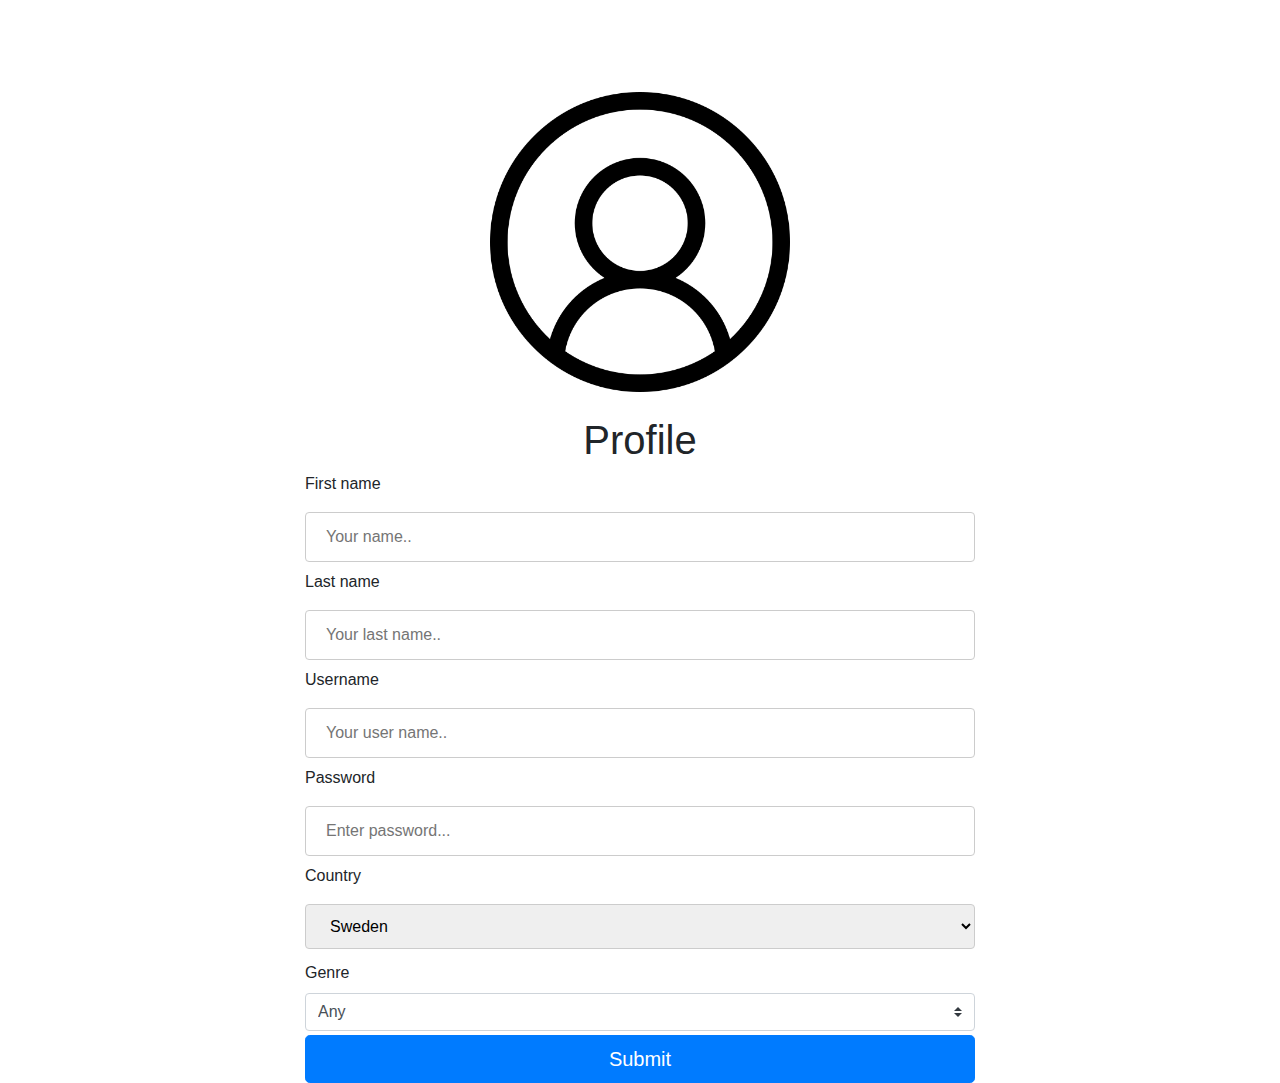
<file: index.html>
<!DOCTYPE html>
<html lang="en">

<head>

  <meta charset="utf-8">
  <meta name="viewport" content="width=device-width, initial-scale=1, shrink-to-fit=no">
 
<!-- /Sökoptimering-->
  <meta name="Karaoke" content="En community för personer som vill sjunga karaoke tillsammans eller själv."/>
  <meta name="keywords" content="karaoke, sing, music, sing together, music community, fun, song">
  <title>Karaokeo</title>

  <link href="vendor/bootstrap/css/bootstrap.min.css" rel="stylesheet">

  <!-- Custom styles for this template -->
  <link href="css/simple-sidebar.css" rel="stylesheet">
  <link href="css/profile.css" rel="stylesheet">
  <link rel="stylesheet" href="css/min.css">
  <link rel="icon" type="image/png" href="img/fav.png" />

</head>

<body>

  <div class="d-flex" id="wrapper">

    <!-- Page Content -->
    <div id="page-content-wrapper">

<img src="img/user.png" alt="user" class="center"> 


<div class="container-fluid">
   <h1 class="mt-4">Profile</h1>
  <form action="/action_page.php">
    <label for="fname">First name</label>
    <input type="text" id="fname" name="firstname" placeholder="Your name..">

    <label for="lname">Last name</label>
    <input type="text" id="lname" name="lastname" placeholder="Your last name..">

    <label for="uname">Username</label>
    <input type="text" id="uname" name="username" placeholder="Your user name..">
    <div class="feedback d-none" >Username must be between 3-12 characters and only contain letters or numbers</div>
    <label for="pass">Password</label>
    <input type="password" placeholder="Enter password...">

    <label for="country">Country</label>
    <select id="country" name="country">
      <option value="sverige">Sweden</option>
      <option value="danmark">Denmark</option>
      <option value="finland">Finland</option>
      <option value="norge">Norway</option>
    </select>

<label class="my-1 mr-2" for="inlineFormCustomSelectPref">Genre</label> <select class="custom-select my-1 mr-sm-2" id="inlineFormCustomSelectPref">
<option selected>
Any
</option>
<option value="1">
Pop
</option>
<option value="2">
Rock
</option>
<option value="3">
Classic
</option>
<option value="4">
Elektronisk
</option>
<option value="5">
Punk
</option>
<option value="6">
Metal
</option>

</select>


   
   <a href="privacy.html"><button class="btn btn-primary btn-lg btn-block" type="submit">Submit</button></a>
  </form>
</div>

  </div>
  <!-- /#wrapper -->

  <!-- Bootstrap core JavaScript -->
  <script src="vendor/jquery/jquery.min.js"></script>
  <script src="vendor/bootstrap/js/bootstrap.bundle.min.js"></script>

  <!-- Menu Toggle Script -->
  <script>
    $("#menu-toggle").click(function(e) {
      e.preventDefault();
      $("#wrapper").toggleClass("toggled");
    });
  </script>
  <script src="javaScript/main.js"></script>

</body>

</html>
</file>
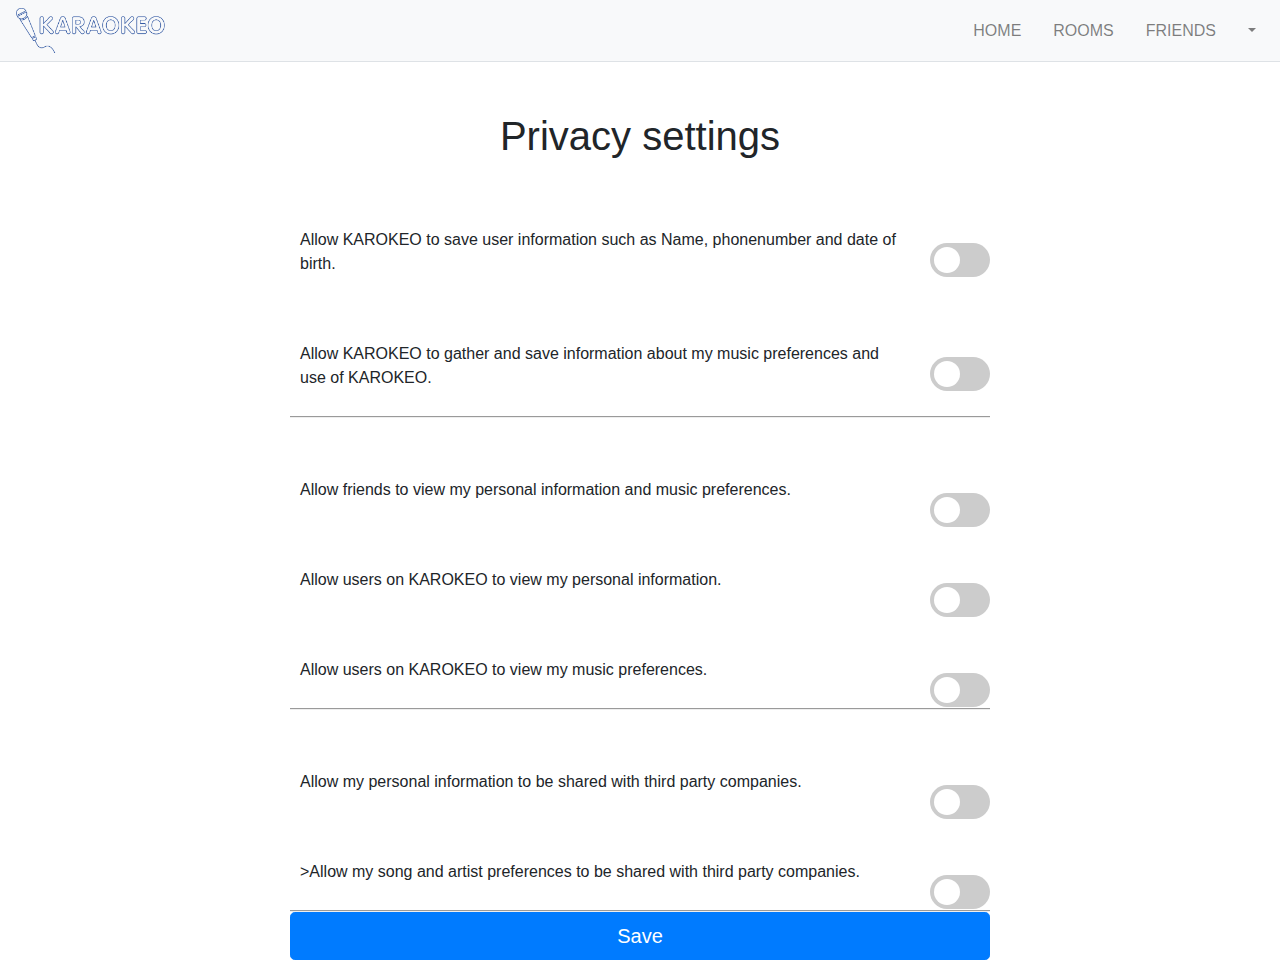
<file: privacy.html>
<!DOCTYPE html>
<html lang="en">
<head>
  <meta charset="utf-8">
  <meta content="width=device-width, initial-scale=1, shrink-to-fit=no" name="viewport">
  <meta content="" name="description">
  <meta content="" name="author">
  <title>KAROKEO</title><!-- Bootstrap core CSS -->
  <link href="vendor/bootstrap/css/bootstrap.min.css" rel="stylesheet"><!-- Custom styles for this template -->
  <link href="css/simple-sidebar.css" rel="stylesheet">
  <link href="css/privacy.css" rel="stylesheet">
  <link rel="icon" type="image/png" href="img/fav.png" />

</head>
<body>
  <!-- /#sidebar-wrapper -->
  <div id="page-content-wrapper">
    <!-- Top Menu-->
    <nav class="navbar navbar-expand-lg navbar-light bg-light border-bottom fixed-top">
      <img alt="karaokeo logo" class="nav-logo" src="img/loggo.png"> <button aria-controls="navbarSupportedContent" aria-expanded="false" aria-label="Toggle navigation" class="navbar-toggler" data-target="#navbarSupportedContent" data-toggle="collapse" type="button"><span class="navbar-toggler-icon"></span></button>
      <div class="collapse navbar-collapse" id="navbarSupportedContent">
        <ul class="navbar-nav ml-auto mt-2 mt-lg-0">
          <li class="nav-item">
            <a class="nav-link" href="index.html">HOME<span class="sr-only"></span></a>
          </li>
          <li class="nav-item">
            <a class="nav-link" href="rooms.html">ROOMS<span class="sr-only"></span></a>
          </li>
          <li class="nav-item">
            <a class="nav-link" href="#">FRIENDS</a>
          </li>
          <li class="nav-item dropdown">
            <a aria-expanded="false" aria-haspopup="true" class="nav-link dropdown-toggle" data-toggle="dropdown" href="#" id="navbarDropdown" role="button">ObamaSings<img alt="profile icon" src="img/profile-icon.png"></a>
            <div aria-labelledby="navbarDropdown" class="dropdown-menu dropdown-menu-right">
              <a class="dropdown-item" href="#">View Profile</a> 
              <a class="dropdown-item" href="privacy.html">Privacy Settings</a>
              <div class="dropdown-divider"></div><a class="dropdown-item" href="#">Log Out</a>
            </div>
          </li>
          <!--
          <li>
            <a class="menu-icon" href="settings"><img alt="settings icon" src="img/setting.icon.png"></a>
          </li>-->
        </ul>
      </div><!-- End Menu Options-->
    </nav>

    <!-- Main content Wrapper -->
<div class="d-flex" id="wrapper">
    <!-- Page Content -->
    <div id="page-content-wrapper">
    <div>
    <h1>Privacy settings</h1>
      <div class="container-fluid">



        <div class="termsnstuff">
          <p>Allow KAROKEO to save user information such as Name, phonenumber and date of birth.</p>
            <label class="switch">
            <input type="checkbox">
            <span class="slider round"></span>
            </label>
        </div>
        <div class="termsnstuff">
          <p>Allow KAROKEO to gather and save information about my music preferences and use of KAROKEO. </p>
            <label class="switch">
            <input type="checkbox">
            <span class="slider round"></span>
            </label>
        </div>
      </div>
      
      <div class="container-fluid">
        <div class="termsnstuff">
          <p>Allow friends to view my personal information and music preferences.</p>
            <label class="switch">
            <input type="checkbox">
            <span class="slider round"></span>
            </label>
        </div>
        <div class="termsnstuff">
          <p>Allow users on KAROKEO to view my personal information.</p>
            <label class="switch">
            <input type="checkbox">
            <span class="slider round"></span>
            </label>
        </div>
        <div class="termsnstuff">
          <p>Allow users on KAROKEO to view my music preferences.</p>
            <label class="switch">
            <input type="checkbox">
            <span class="slider round"></span>
            </label>
        </div>
      </div>
      
      <div class="container-fluid">
        <div class="termsnstuff">
          <p>Allow my personal information to be shared with third party companies.</p>
            <label class="switch">
            <input type="checkbox">
            <span class="slider round"></span>
            </label>
        </div>
        <div class="termsnstuff">
          <p>>Allow my song and artist preferences to be shared with third party companies.</p>
            <label class="switch">
            <input type="checkbox">
            <span class="slider round"></span>
            </label>
        </div>
      </div>
      
      <div id="centerplz">
<a href="privacy.html"><button class="btn btn-primary btn-lg btn-block" type="button">Save</button></a>
            </div>

      </div>
    </div>
  </div>
    <!-- /#page-content-wrapper -->
</div>
  <!-- /#wrapper -->





  <!-- Bootstrap core JavaScript -->
  <script src="vendor/jquery/jquery.min.js">
  </script> 
  <script src="vendor/bootstrap/js/bootstrap.bundle.min.js">
  </script> <!-- Side Content Toggle Script -->
   
  <script>
     $("#side-toggle").click(function(e) {
       e.preventDefault();
       $("#wrapper").toggleClass("toggled");
     });
  </script>
  <script src="javaScript/privacy.js"></script>
</body>
</html>
</file>
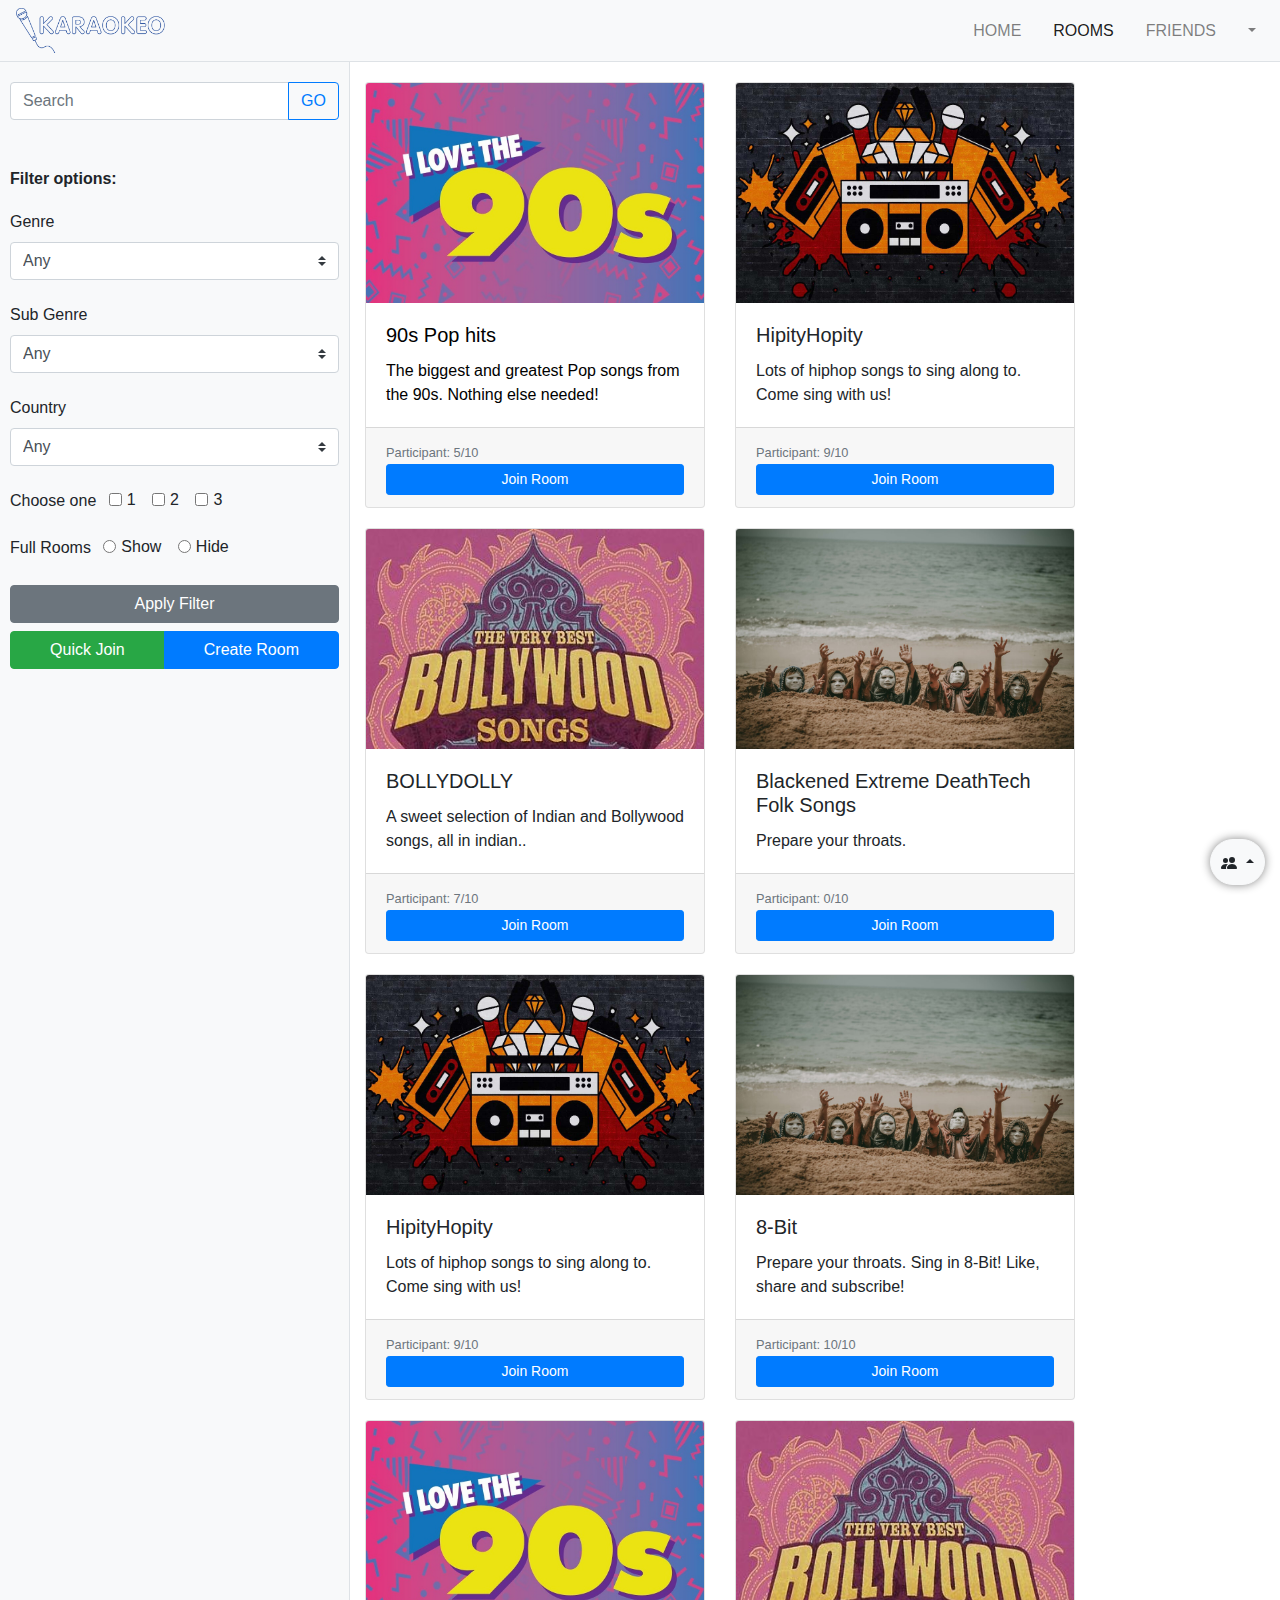
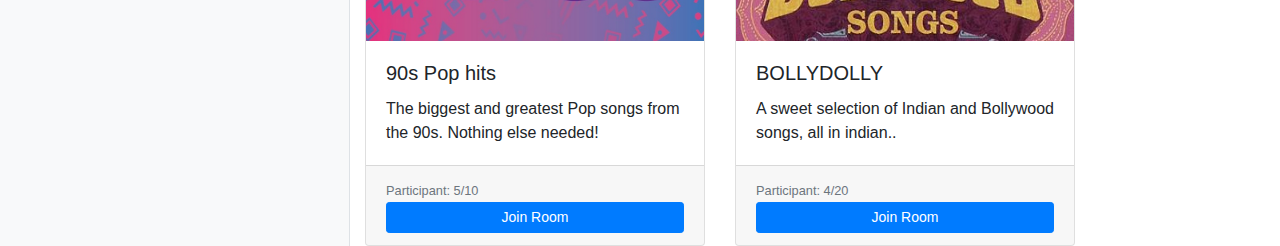
<file: rooms.html>
<!DOCTYPE html>
<html lang="en">
<head>
  <meta charset="utf-8">
  <meta content="width=device-width, initial-scale=1, shrink-to-fit=no" name="viewport">
  <meta content="" name="description">
  <meta content="" name="author">
  <title>KAROKEO</title><!-- Bootstrap core CSS -->
  <link href="vendor/bootstrap/css/bootstrap.min.css" rel="stylesheet"><!-- Custom styles for this template -->
  <link href="css/simple-sidebar.css" rel="stylesheet">
  <link rel="icon" type="image/png" href="img/fav.png" />
</head>
<body>
  <!-- /#sidebar-wrapper -->
  <div id="page-content-wrapper">
    <!-- Top Menu-->
    <nav class="navbar navbar-expand-lg navbar-light bg-light border-bottom fixed-top">
      <img alt="karaokeo logo" class="nav-logo" src="img/loggo.png"> <button aria-controls="navbarSupportedContent" aria-expanded="false" aria-label="Toggle navigation" class="navbar-toggler" data-target="#navbarSupportedContent" data-toggle="collapse" type="button"><span class="navbar-toggler-icon"></span></button>
      <div class="collapse navbar-collapse" id="navbarSupportedContent">
        <ul class="navbar-nav ml-auto mt-2 mt-lg-0">
          <li class="nav-item">
            <a class="nav-link" href="index.html">HOME<span class="sr-only"></span></a>
          </li>
          <li class="nav-item active">
            <a class="nav-link" href="rooms.html">ROOMS<span class="sr-only"></span></a>
          </li>
          <li class="nav-item">
            <a class="nav-link" href="#">FRIENDS</a>
          </li>
          <li class="nav-item dropdown">
            <a aria-expanded="false" aria-haspopup="true" class="nav-link dropdown-toggle" data-toggle="dropdown" href="#" id="navbarDropdown" role="button">ObamaSings<img alt="profile icon" src="img/profile-icon.png"></a>
            <div aria-labelledby="navbarDropdown" class="dropdown-menu dropdown-menu-right">
              <a class="dropdown-item" href="#">View Profile</a> 
              <a class="dropdown-item" href="privacy.html">Privacy Settings</a>
              <div class="dropdown-divider"></div><a class="dropdown-item" href="#">Log Out</a>
            </div>
          </li>
          <!--
          <li>
            <a class="menu-icon" href="settings"><img alt="settings icon" src="img/setting.icon.png"></a>
          </li>-->
        </ul>
      </div><!-- End Menu Options-->
    </nav><!-- Main content Wrapper -->
    <div class="d-flex" id="wrapper">
      <!-- Side Content -->
      <div class="bg-light border-right" id="sidebar-wrapper">
        <ul>
          <li>
            <div class="input-group mb-3">
              <input aria-describedby="button-addon2" aria-label="Recipient's username" class="form-control" placeholder="Search" type="text">
              <div class="input-group-append">
                <button class="btn btn-outline-primary" id="button-addon2" type="button">GO</button>
              </div>
            </div>
          </li>
        </ul><!-- Filter -->
        <ul>
          <li style="list-style: none"><strong>Filter options:</strong></li>
          <li><label class="my-1 mr-2" for="inlineFormCustomSelectPref">Genre</label> <select class="custom-select my-1 mr-sm-2" id="inlineFormCustomSelectPref">
            <option selected>
              Any
            </option>
            <option value="1">
              Metal
            </option>
            <option value="2">
              Doom Metal
            </option>
            <option value="3">
              Brutal Technical Death Metal
            </option>
          </select></li>
          <li><label class="my-1 mr-2" for="inlineFormCustomSelectPref">Sub Genre</label> <select class="custom-select my-1 mr-sm-2" id="inlineFormCustomSelectPref">
            <option selected>
              Any
            </option>
            <option value="1">
              One
            </option>
            <option value="2">
              Two
            </option>
            <option value="3">
              Three
            </option>
          </select></li>
          <li><label class="my-1 mr-2" for="inlineFormCustomSelectPref">Country</label> <select class="custom-select my-1 mr-sm-2" id="inlineFormCustomSelectPref">
            <option selected>
              Any
            </option>
            <option value="1">
              Denmark
            </option>
            <option value="2">
              Norway
            </option>
            <option value="3">
              Sweden
            </option>
          </select></li>
          <li>
            <label class="my-1 mr-2" for="inlineFormCustomSelectPref">Choose one</label>
            <div class="form-check form-check-inline">
              <input class="form-check-input" id="inlineCheckbox1" type="checkbox" value="option1"> <label class="form-check-label" for="inlineCheckbox1">1</label>
            </div>
            <div class="form-check form-check-inline">
              <input class="form-check-input" id="inlineCheckbox2" type="checkbox" value="option2"> <label class="form-check-label" for="inlineCheckbox2">2</label>
            </div>
            <div class="form-check form-check-inline">
              <input class="form-check-input" id="inlineCheckbox2" type="checkbox" value="option2"> <label class="form-check-label" for="inlineCheckbox2">3</label>
            </div>
          </li>
          <li>
            <label class="my-1 mr-2" for="inlineFormCustomSelectPref">Full Rooms</label>
            <div class="form-check form-check-inline">
              <input class="form-check-input" id="inlineRadio1" name="inlineRadioOptions" type="radio" value="option1"> <label class="form-check-label" for="inlineRadio1">Show</label>
            </div>
            <div class="form-check form-check-inline">
              <input class="form-check-input" id="inlineRadio2" name="inlineRadioOptions" type="radio" value="option2"> <label class="form-check-label" for="inlineRadio2">Hide</label>
            </div>
          </li>
          </ul>
          <div class="btnContainer">
            <button class="btn btn-secondary btn-block" type="button">Apply Filter</button>
            <div class="btn-group btn-group-toggle btn-block">
              <label class="btn btn-success"><input checked id="option1" name="options" type="radio"> Quick Join</label> <label class="btn btn-primary"><input id="option2" name="options" type="radio"> Create Room</label>
            </div>
          </div>
      </div>
      <!-- End Filter -->
      <!-- Side Content Toggle Button -->
      <div class="HideBtnContainer">
        <button class="HideBtn" id="side-toggle"><p class="filter">FILTER</p></button>
      </div>
      <!--Main Content-->
      <div class="container-fluid">
        <a href="sing.html">
        <div class="card-deck">
          <div class="card" id="roomCard">
            <img alt="..." class="card-img-top" src="img/room/1.jpg">
            <div class="card-body">
              <h5 class="card-title">90s Pop hits</h5>
              <p class="card-text">The biggest and greatest Pop songs from the 90s. Nothing else needed!</p>
            </div>
            <div class="card-footer">
              <small class="text-muted">Participant: 5/10</small> <button class="btn btn-primary btn-sm btn-block" type="button">Join Room</button>
            </div>
          </div>
</a>
          <div class="card">
            <img alt="..." class="card-img-top" src="img/room/2.jpg">
            <div class="card-body">
              <h5 class="card-title">HipityHopity</h5>
              <p class="card-text">Lots of hiphop songs to sing along to. Come sing with us!</p>
            </div>
            <div class="card-footer">
              <small class="text-muted">Participant: 9/10</small> <button class="btn btn-primary btn-sm btn-block" type="button">Join Room</button>
            </div>
          </div>
          <div class="card">
            <img alt="..." class="card-img-top" src="img/room/3.jpg">
            <div class="card-body">
              <h5 class="card-title">BOLLYDOLLY</h5>
              <p class="card-text">A sweet selection of Indian and Bollywood songs, all in indian..</p>
            </div>
            <div class="card-footer">
              <small class="text-muted">Participant: 7/10</small> <button class="btn btn-primary btn-sm btn-block" type="button">Join Room</button>
            </div>
          </div>
          <div class="card">
            <img alt="..." class="card-img-top" src="img/room/4.jpg">
            <div class="card-body">
              <h5 class="card-title">Blackened Extreme DeathTech Folk Songs</h5>
              <p class="card-text">Prepare your throats.</p>
            </div>
            <div class="card-footer">
              <small class="text-muted">Participant: 0/10</small> <button class="btn btn-primary btn-sm btn-block" type="button">Join Room</button>
            </div>
          </div>
          <div class="card">
            <img alt="..." class="card-img-top" src="img/room/2.jpg">
            <div class="card-body">
              <h5 class="card-title">HipityHopity</h5>
              <p class="card-text">Lots of hiphop songs to sing along to. Come sing with us!</p>
            </div>
            <div class="card-footer">
              <small class="text-muted">Participant: 9/10</small> <button class="btn btn-primary btn-sm btn-block" type="button">Join Room</button>
            </div>
          </div>
          <div class="card">
            <img alt="..." class="card-img-top" src="img/room/4.jpg">
            <div class="card-body">
              <h5 class="card-title">8-Bit</h5>
              <p class="card-text">Prepare your throats. Sing in 8-Bit! Like, share and subscribe!</p>
            </div>
            <div class="card-footer">
              <small class="text-muted">Participant: 10/10</small> <button class="btn btn-primary btn-sm btn-block" type="button">Join Room</button>
            </div>
          </div>
          <div class="card">
            <img alt="..." class="card-img-top" src="img/room/1.jpg">
            <div class="card-body">
              <h5 class="card-title">90s Pop hits</h5>
              <p class="card-text">The biggest and greatest Pop songs from the 90s. Nothing else needed!</p>
            </div>
            <div class="card-footer">
              <small class="text-muted">Participant: 5/10</small> <button class="btn btn-primary btn-sm btn-block" type="button">Join Room</button>
            </div>
          </div>
          <div class="card">
            <img alt="..." class="card-img-top" src="img/room/3.jpg">
            <div class="card-body">
              <h5 class="card-title">BOLLYDOLLY</h5>
              <p class="card-text">A sweet selection of Indian and Bollywood songs, all in indian..</p>
            </div>
            <div class="card-footer">
              <small class="text-muted">Participant: 4/20</small> <button class="btn btn-primary btn-sm btn-block" type="button">Join Room</button>
            </div>
          </div>
          <!--End of cards-->
        </div>
      </div>
    </div>
  </div>













<div class="btn-group dropup" data-toggle="tooltip" title="Friends" id="friends">
  <button type="button" class="btn btn-light dropdown-toggle" data-toggle="dropdown" aria-haspopup="true" aria-expanded="false" id="Btn">
    <svg width="1em" height="1em" viewBox="0 0 16 16" class="bi bi-people-fill" fill="currentColor" xmlns="http://www.w3.org/2000/svg">
      <path fill-rule="evenodd" d="M7 14s-1 0-1-1 1-4 5-4 5 3 5 4-1 1-1 1H7zm4-6a3 3 0 1 0 0-6 3 3 0 0 0 0 6zm-5.784 6A2.238 2.238 0 0 1 5 13c0-1.355.68-2.75 1.936-3.72A6.325 6.325 0 0 0 5 9c-4 0-5 3-5 4s1 1 1 1h4.216zM4.5 8a2.5 2.5 0 1 0 0-5 2.5 2.5 0 0 0 0 5z"/>
    </svg>
  </button>
  <div class="dropdown-menu">
    <!-- Dropdown menu links -->
    <div class="friends-title">
      <h5>Online Friends</h5>
    </div>
    <!--<button class="btn-friendslist">
      <img class="friends-icon" src="img/profile-icon.png" alt="">
      Michael Jelicic
    </button>
    <button class="btn-friendslist">
      <img class="friends-icon" src="img/profile-icon.png" alt="">
      Taif Abu Taleb
    </button>
    <button class="btn-friendslist">
      <img class="friends-icon" src="img/profile-icon.png" alt="">
      Gabriella Heller
    </button>
    <button class="btn-friendslist">
      <img class="friends-icon" src="img/profile-icon.png" alt="">
      Mikael Phan Hien
    </button>
    <button class="btn-friendslist">
      <img class="friends-icon" src="img/profile-icon.png" alt="">
      Marcus Johansson
    </button>-->
    <div class="dropdown-divider"></div>
      <a class="dropdown-item" href="#">
        <img class="friends-icon" src="img/profile-icon.png" alt="">
        Michael Jelicic
      </a>
    <div class="dropdown-divider"></div>
      <a class="dropdown-item" href="#">
        <img class="friends-icon" src="img/profile-icon.png" alt="">
        Taif Abu Taleb
      </a>
    <div class="dropdown-divider"></div>
      <a class="dropdown-item" href="#">
        <img class="friends-icon" src="img/profile-icon.png" alt="">
        Gabriella Heller
      </a>
    <div class="dropdown-divider"></div>
      <a class="dropdown-item" href="#">
        <img class="friends-icon" src="img/profile-icon.png" alt="">
        Marcus Johansson
      </a>
    <div class="dropdown-divider"></div>
      <a class="dropdown-item" href="#">
        <img class="friends-icon" src="img/profile-icon.png" alt="">
        Mikael Phan Hien
      </a>
    <div class="dropdown-divider"></div>
            
  </div>
</div>














  <!-- Bootstrap core JavaScript -->
  <script src="vendor/jquery/jquery.min.js">
  </script> 
  <script src="vendor/bootstrap/js/bootstrap.bundle.min.js">
  </script> <!-- Side Content Toggle Script -->
   
  <script>
     $("#side-toggle").click(function(e) {
       e.preventDefault();
       $("#wrapper").toggleClass("toggled");
     });
  </script>
  <!--Här lägger jag in Js fil för att läsa localstorage-->
  <script src="javaScript/privacy.js"></script>
</body>
</html>
</file>
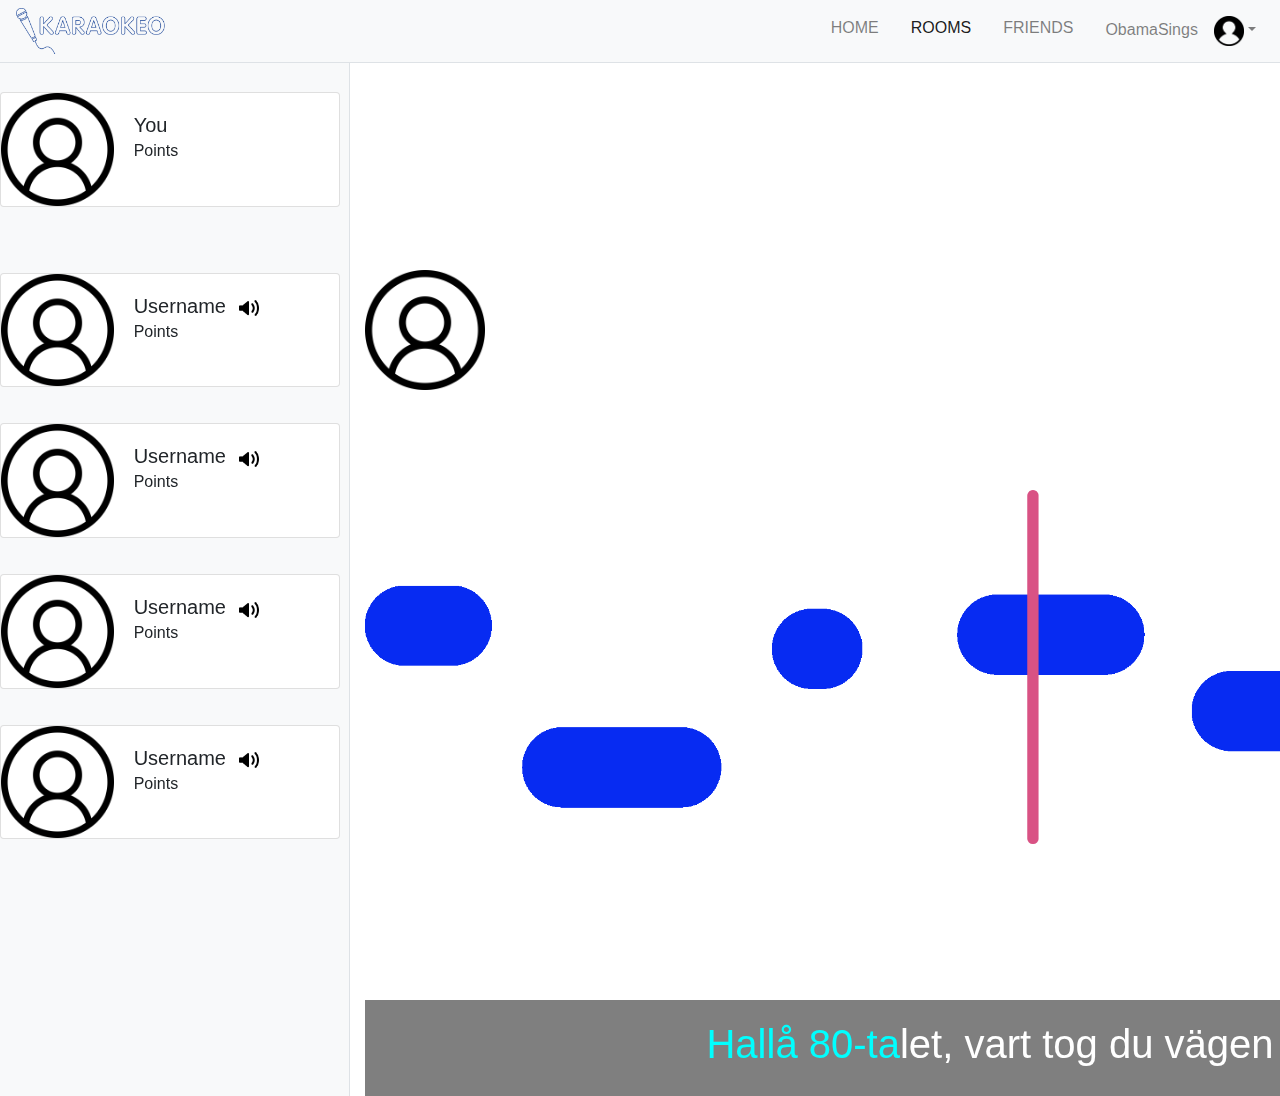
<file: sing.html>
<!DOCTYPE html>
<html lang="en">
<head>
  <meta charset="utf-8">
  <meta content="width=device-width, initial-scale=1, shrink-to-fit=no" name="viewport">
  <meta content="" name="description">
  <meta content="" name="author">
  <title>KAROKEO</title><!-- Bootstrap core CSS -->
  <link href="vendor/bootstrap/css/bootstrap.min.css" rel="stylesheet"><!-- Custom styles for this template -->
  <link href="css/simple-sidebar.css" rel="stylesheet">
  <link href="css/sing.css" rel="stylesheet">
  <link rel="icon" type="image/png" href="img/fav.png" />
</head>
<body>
  <!-- /#sidebar-wrapper -->
  <div id="page-content-wrapper">
    <!-- Top Menu-->
    <nav class="navbar navbar-expand-lg navbar-light bg-light border-bottom fixed-top">
      <img alt="karaokeo logo" class="nav-logo" src="img/loggo.png"> <button aria-controls="navbarSupportedContent" aria-expanded="false" aria-label="Toggle navigation" class="navbar-toggler" data-target="#navbarSupportedContent" data-toggle="collapse" type="button"><span class="navbar-toggler-icon"></span></button>
      <div class="collapse navbar-collapse" id="navbarSupportedContent">
        <ul class="navbar-nav ml-auto mt-2 mt-lg-0">
          <li class="nav-item">
            <a class="nav-link" href="index.html">HOME<span class="sr-only"></span></a>
          </li>
          <li class="nav-item active">
            <a class="nav-link" href="rooms.html">ROOMS<span class="sr-only"></span></a>
          </li>
          <li class="nav-item">
            <a class="nav-link" href="#">FRIENDS</a>
          </li>
          <li class="nav-item dropdown">
            <a aria-expanded="false" aria-haspopup="true" class="nav-link dropdown-toggle" data-toggle="dropdown" href="#" id="navbarDropdown" role="button">ObamaSings<img alt="profile icon" src="img/profile-icon.png"></a>
            <div aria-labelledby="navbarDropdown" class="dropdown-menu dropdown-menu-right">
              <a class="dropdown-item" href="#">View Profile</a> 
              <a class="dropdown-item" href="privacy.html">Privacy Settings</a>
              <div class="dropdown-divider"></div><a class="dropdown-item" href="#">Log Out</a>
            </div>
          </li>
          <!--
          <li>
            <a class="menu-icon" href="settings"><img alt="settings icon" src="img/setting.icon.png"></a>
          </li>-->
        </ul>
      </div><!-- End Menu Options-->
    </nav><!-- Main content Wrapper -->
    <div class="d-flex" id="wrapper">
   <!-- Side Content -->
    <div class="bg-light border-right sidemeny" id="sidebar-wrapper">
    <div class="list-group list-group-flush">
      <div class="card mb-3" style="max-width: 300px; margin-top: 30px;">
        <div class="row no-gutters">
        <div class="col-md-4">
          <img src="img/user.png" class="card-img" alt="userpic">
        </div>
        <div class="col-md-8">
          <div class="card-body">
          <h5 class="card-title">You</h5>
          <p class="card-text">Points</p>
          </div>
        </div>
        </div>
      </div>
      
      <div class="card mb-3" style="max-width: 250px; margin-top: 50px;">
        <div class="row no-gutters">
        <div class="col-md-4">
          <img src="img/user.png" class="card-img" alt="userpic">
        </div>
        <div class="col-md-8">
          <div class="card-body">
          <h5 class="card-title">Username</h5>
          <img src="img/mute.png" alt="mute" class="mute"></img>
          <p class="card-text">Points</p>
          </div>
        </div>
        </div>
      </div>
      
      <div class="card mb-3" style="max-width: 250px;">
        <div class="row no-gutters">
        <div class="col-md-4">
          <img src="img/user.png" class="card-img" alt="userpic">
        </div>
        <div class="col-md-8">
          <div class="card-body">
          <h5 class="card-title">Username</h5>
          <img src="img/mute.png" alt="mute" class="mute"></img>
          <p class="card-text">Points</p>
          </div>
        </div>
        </div>
      </div>
      
      <div class="card mb-3" style="max-width: 250px;">
        <div class="row no-gutters">
        <div class="col-md-4">
          <img src="img/user.png" class="card-img" alt="userpic">
        </div>
        <div class="col-md-8">
          <div class="card-body">
          <h5 class="card-title">Username</h5>
          <img src="img/mute.png" alt="mute" class="mute"></img>
          <p class="card-text">Points</p>
          </div>
        </div>
        </div>
      </div>
      
      <div class="card mb-3" style="max-width: 250px;">
        <div class="row no-gutters">
        <div class="col-md-4">
          <img src="img/user.png" class="card-img" alt="userpic">
        </div>
        <div class="col-md-8">
          <div class="card-body">
          <h5 class="card-title">Username</h5>
          <img src="img/mute.png" alt="mute" class="mute"></img>
          <p class="card-text">Points</p>
          </div>
        </div>
        </div>
      </div>
    </div>
    </div>


      <!--Main Content-->
    <div class="container-fluid">
    <div id="Albumstuff">
      <div class="txtnstuff">
        <h1 class="mt-4 title">Song title</h1>
        <p class="">Artist name</p>
        <p class="">02:26/04:20</p>
      </div>
    </div>
    <img src="img/user.png" alt="AlbumCover" class="albumcover"></img>
    <img src="img/song.png" alt="gameconcept" class="game"></img>
    <div class="video-background">
      <div class="video-foreground">
      <iframe src="https://www.youtube.com/embed/W0LHTWG-UmQ?controls=0&showinfo=0&rel=0&autoplay=1&loop=1&playlist=W0LHTWG-UmQ" frameborder="0" allowfullscreen>
      </iframe>
        </div>
    </div>
    
    <div>
    <div id="lyricscontent">
      <h1 id="lyrics"><span style="color: cyan">Hallå 80-ta</span>let, vart tog du vägen</h1>
    </div>
    </div>
  </div>
  </div>

  <!-- Bootstrap core JavaScript -->
  <script src="vendor/jquery/jquery.min.js"></script>
  <script src="vendor/bootstrap/js/bootstrap.bundle.min.js"></script>

  <!-- Side Content Toggle Script -->
  <script>
    $("#side-toggle").click(function(e) {
      e.preventDefault();
      $("#wrapper").toggleClass("toggled");
    });
  </script>

</body>

</html>
</file>
<file: css/profile.css>
/*
profiltext
 */
 h1.mt-4 {
    text-align: center;
}

/*
bild
 */
.center {
  display: block;
  margin-top: 30px;
  margin-left: auto;
  margin-right: auto;
  width: 30%;
}

/*
formulär
 */

 .container-fluid {
    max-width: 700px;
}

  input[type=text], select {
  width: 100%;
  padding: 12px 20px;
  margin: 8px 0;
  display: inline-block;
  border: 1px solid #ccc;
  border-radius: 4px;
  box-sizing: border-box;
}
/* formulär menyer */
input[type=password], select {
  width: 100%;
  padding: 12px 20px;
  margin: 8px 0;
  display: inline-block;
  border: 1px solid #ccc;
  border-radius: 4px;
  box-sizing: border-box;
}

img {
  max-width: 300px;
}
.feedback{
  color: crimson;
}
</file>
<file: css/min.css>
/* regEx validation colors, används vid inlogg sidan */
.error {
    border: 4px solid crimson !important;
    
  }
.success {
    border: 4px solid limegreen !important;
  }
</file>
<file: css/simple-sidebar.css>
/*!
 * Start Bootstrap - Simple Sidebar (https://startbootstrap.com/template/simple-sidebar)
 * Copyright 2013-2020 Start Bootstrap
 * Licensed under MIT (https://github.com/StartBootstrap/startbootstrap-simple-sidebar/blob/master/LICENSE)
 */

 #wrapper {
    overflow-x: hidden;
    padding-top: 62px;
 }

#sidebar-wrapper {
  min-height: 90vh;
  margin-left: -22em;
  -webkit-transition: margin .25s ease-out;
  -moz-transition: margin .25s ease-out;
  -o-transition: margin .25s ease-out;
  transition: margin .25s ease-out;
  max-width: 350px;
  min-width: 350px;
}

#sidebar-wrapper .sidebar-heading {
  padding: 0.875rem 1.25rem;
  font-size: 1.2rem;
}

#sidebar-wrapper .list-group {
  width: 15rem;
}

#page-content-wrapper {
  min-width: 100vw;
}
/*.fixed {
  position: fixed;
}*/

#wrapper.toggled #sidebar-wrapper {
  margin-left: 0;
}

.bg-light {
    background-color: #adb5bd;
}

a {
  text-decoration: none;
  color: black;
}
a:hover {
  text-decoration: none;
  color: black;
}
/*Filter*/
#sidebar-wrapper ul {
  list-style-type: none;
  margin-left: -30px;
  margin-right: 10px;
  margin-top: 10px;
}

#sidebar-wrapper li {
  /*border-bottom: solid;*/
  border-width: 1px;
  padding-bottom: 5px;
  padding-top: 10px;
  border-color: lightgrey;
}
p.filter {
  writing-mode: vertical-rl; 
  margin-left: -2px;
  margin-right: -2px;
  padding-top: 16px;
}

/*End Filter*/

/*Top Nav*/
.navbar {
  width: 100%;
}
a.nav-link {
  color: blue;
}

.nav-logo{
  width: 150px;
}
.nav-link {
  border-radius: 1px;
  margin-left: 1em;
}
a.menu-icon img {
  height: 30px;
  margin-left: 1em;
  margin-top: 6px;
}

a.nav-link img {
  height: 30px;
  margin-left: 1em;
}
/*End Top Nav*/


/*room cards*/
.card {
  max-width: 340px;
  min-width: 340px;
  margin-top: 20px;
}

.card img {
  min-height: 220px;
  max-height: 220px;
}
/*End Room cards*/


.HideBtn {
  border: none;
  text-align: center;
  text-decoration: none;
  display: inline-block;
  font-size: 14px;
  margin: 2px 2px;
  border-radius: 5px;
}

.HideBtnContainer {
  /*margin-right: -10px;*/
  display: none;
}

.btnContainer {
  top: 100%;
  margin-left: 10px;
  margin-right: 10px;
  margin-top: 10px;
}

@media (min-width: 768px) {
  #sidebar-wrapper {
    margin-left: 0;
  }

  #page-content-wrapper {
    min-width: 0;
    width: 100%;
  }

  #wrapper.toggled #sidebar-wrapper {
    margin-left: -22rem;
  }
}

@media only screen and (max-width: 1050px) {
  .HideBtnContainer {
  display: block;
  }
  .card img {
    height: 200px;
  }
}

@media only screen and (max-width: 800px) {
  .HideBtnContainer {
  display: block;
  }
  .card {
    max-width: 320px;
    min-width: 320px;
    margin-top: 20px;
  }
  .card img {
    min-height: 80px;
    max-height: 80px;
  }
}





/*Friends list*/
#friends {
  position: fixed; 
  right: 15px; 
  bottom: 15px;
  display: -ms-inline-flexbox;
  z-index: 1;
}

#Btn {
  padding: 10px;
  box-shadow: 0px 0px 10px 0px #888888;
}

.btn-group-vertical {
  position: fixed; 
  right: 15px; 
  bottom: 15px;
  display: -ms-inline-flexbox;
  z-index: 1;
}
.dropdown-toggle{
  border-radius: 40px;
}
.dropdown-menu{
  min-width: 12em;
  padding: 0;
  box-shadow: 0px 0px 20px 0px #888888;
}
.btn-friendslist {
width: 100%;
/*background-color: #007bff;*/
height: 45px;
/*display: -webkit-box;*/

}
.btn-friendslist:hover {
  background-color: lightgrey;
}
.friends-icon{
  width: 20px;
}
.friends-title{
  text-align: center;
}
/*End of Friendslist*/
</file>
<file: css/privacy.css>
/*!
 * Start Bootstrap - Simple Sidebar (https://startbootstrap.com/template/simple-sidebar)
 * Copyright 2013-2020 Start Bootstrap
 * Licensed under MIT (https://github.com/StartBootstrap/startbootstrap-simple-sidebar/blob/master/LICENSE)
 */

 #wrapper {
    overflow-x: hidden;
 }

h1{
	margin-top: 50px;
	text-align: center;
}

.container-fluid {
	margin: auto;
	max-width: 700px;
	padding: 10px;
	border-bottom:2px;
	border-bottom-style: groove;
}

.termsnstuff{
	margin-top: 50px;
	max-width: 700px;
	display: inline-flex;
}



/*Buttonz*/
.switch {
	position: absolute;
	width: 60px;
	height: 34px;
	margin-left:630px;
	margin-top:15px;
}

.switch input {
	opacity: 0;
	width: 0;
	height: 0;
}

/*slider*/
.slider {
	position: absolute;
	cursor: pointer;
	top: 0;
	left: 0;
	right: 0;
	bottom: 0;
	background-color: #ccc;
	-webkit-transition: .4s;
	transition: .4s;
}

.slider:before {
	position: absolute;
	content: "";
	height: 26px;
	width: 26px;
	left: 4px;
	bottom: 4px;
	background-color: white;
	-webkit-transition: .4s;
	transition: .4s;
}

input:checked + .slider {
	background-color: #072BF2;
}

input:focus + .slider {
	box-shadow: 0 0 1px #2196F3;
}

input:checked + .slider:before {
	-webkit-transform: translateX(26px);
	-ms-transform: translateX(26px);
	transform: translateX(26px);
}

/* Rounded sliders */
.slider.round {
	border-radius: 34px;
}

.slider.round:before {
	border-radius: 50%;
}
/*Buttonz end*/

#centerplz{
	width: 100%;
	max-width: 700px;
	margin: auto;
}

.confirmbuttons{
	margin: 20px;
	color: black;
	position:relative;
	padding: 11px 28px;
	cursor: pointer;
	border: none;
	border-radius: 10px;
	transition: 0.3s;
}

.confirmbuttons:hover{
	background-color: #072BF2;
	color: white;
}

p {
	max-width: 600px;
}

@media only screen and (max-width: 800px) {
	p {
		max-width: 400px;
	}

	.switch {
		margin-left:400px;
	}
}

.centerplz a {
	color: white;
}
</file>
<file: css/sing.css>
/*!
 * Start Bootstrap - Simple Sidebar (https://startbootstrap.com/template/simple-sidebar)
 * Copyright 2013-2020 Start Bootstrap
 * Licensed under MIT (https://github.com/StartBootstrap/startbootstrap-simple-sidebar/blob/master/LICENSE)
 */
 *{
	box-sizing: border-box; 
 }
 
 #wrapper {
	min-height: 93vh;
	overflow: hidden;
 }
 
#sidebar-wrapper {
  max-width: 300px;
  min-height: 95vh;
}

#sidebar-wrapper .sidebar-heading {
  padding: 0.875rem 1.25rem;
  font-size: 1.2rem;
}

#sidebar-wrapper .list-group {
  width: 25rem;
}

#page-content-wrapper {
  min-width: 100vw;
}

#wrapper.toggled #sidebar-wrapper {
  margin-left: 0;
}

@media screen and (max-width: 768px) {
	#sidebar-wrapper {
		display: none;
  }
}

.bg-light {
    background-color: #adb5bd;
}

/*Top Nav*/
.navbar {
  width: 100%;
}
.nav-logo{
  width: 150px;
}
.nav-link {
  border-radius: 5px;
  margin-left: 1em;
  
}
a.menu-icon img {
  height: 30px;
  margin-left: 1em;
}
a {
	text-decoration: none;
	color: black;
}
.topmeny{
	background-color: #f8f9fa;
}
/*End Top Nav*/

/*sidebar-cards*/
.sidemeny{
	background-color: #f8f9fa;
}

.mute{
	position: inline-block;
	width: 20px;
	height: 20px;
}

.card-title{
	display: inline;
	padding-right: 9px;
}

.sidebar-names{
	margin-top:30px;
	padding:14px;
	list-style-type: none;
	color: white;
}

.avatars{
	display: inline-flex;
	width: 100%;
}
/*sidebar-cards end*/

/*main*/
.container-fluid{
	background-color:#;
}

#Albumstuff{
	margin-left: 1270px;
	display: inline-flex;
	vertical-align: middle;
}

.txtnstuff{
	right: 20px;
	position: relative;
	text-align:right;
	color: white;
}

.albumcover{
	background-color:white;
	width: 120px;
	height: 120px;
}

.game{
	margin-top: 100px;
	height: 360px;
}
.card img {
  min-height: 10px;
  max-height: 150px;
}
#lyricscontent{
	margin-top: 150px;
	background: rgba(0, 0, 0, 0.5);
	color: #f1f1f1;
	padding: 20px;
	text-align: center;
	color: white;
}

@media (max-width: 768px) {
	#lyricscontent{
		margin-top: 100px;
	}
	
	#Albumstuff{
		display: inline;
		margin: 0px;
		background-color:black;
	}
  
	.albumcover{
		display: none;
	}
	
	.game{
		margin-top: 100px;
		margin-left: 0px;
		width: 650px;
		height: 160px;
}
}

/*video*/
.video-background {
  position: absolute;
  top: 0; right: 0; bottom: 0; left: 0;
  z-index: -1;
}

.video-foreground,
.video-background iframe {
  position: absolute;
  left: 150px;
  width: 100%;
  height: 100%;
  max-width: 1620px;
  pointer-events: none;
}

#vidtop-content {
	top: 0;
	color: #fff;
}

@media (max-width: 690px){
	.video-background {
	position: relative;
	top: 0; right: 0; bottom: 0; left: 0;
	z-index: -1;
}
.video-foreground,
.video-background iframe {
  position: fixed;
  top: 0px;
  left: 0px;
  width: 100%;
  height: 100%;
  max-width: 1620px;
  pointer-events: none;
}
}
/*video end*/
/*main end*/
</file>
